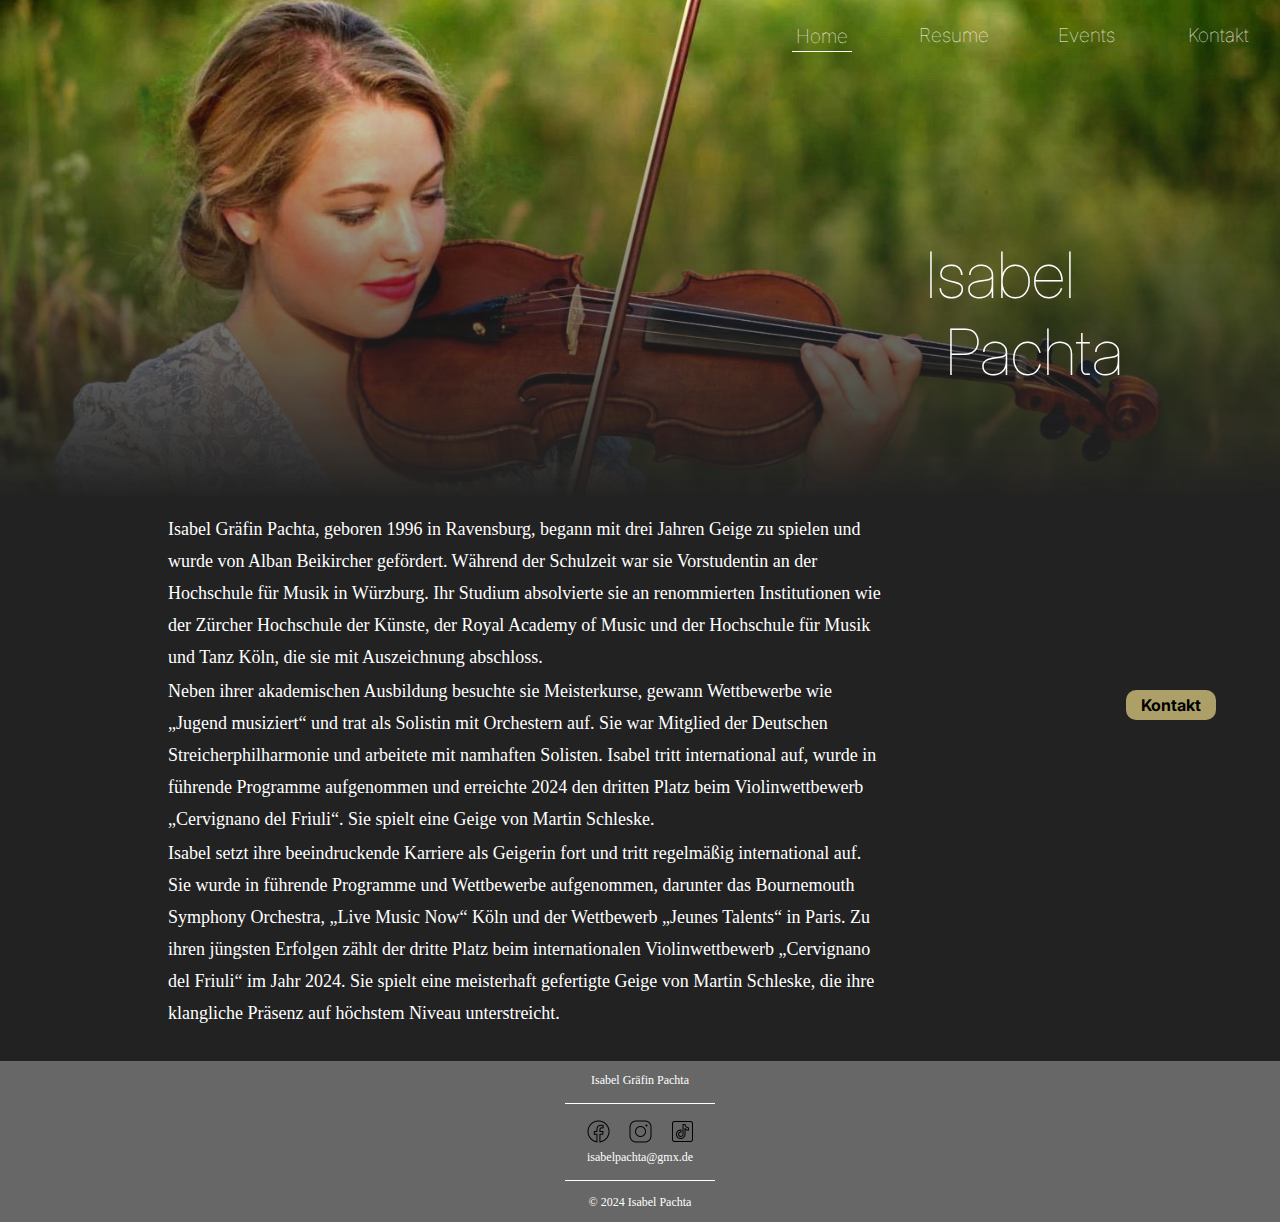
<file: index.html>
<!DOCTYPE html>
<html lang="en">
<head>
    <meta charset="UTF-8">
    <meta name="viewport" content="width=device-width, initial-scale=1.0">
    <title>Document</title>
    <link rel="stylesheet" href="styles.css">
    <link href="https://fonts.googleapis.com/css2?family=Inter:wght@100&display=swap" rel="stylesheet">
    <script src="javascript.js"></script>
</head>
<body>
    <nav class="top-menu">
        <div class="logo">Isabel Pachta</div>
        <a href="index.html">Home</a>
        <a href="resume.html">Resume</a>
        <a href="events.html">Events</a>
        <a href="contact.html">Kontakt</a>
    </nav>
    
    <h1 class="title-text">Isabel<br>
        <span class="indented">Pachta</span></h1>
    <a href="contact.html" class="Kontakt-Button">Kontakt</a>
    <div class="imagae-container">
        <img src="./Fotos/titelbild3.jpg" alt="Isabelle title" class="titelbild">
        <div class="image-overlay"></div>
    </div>
    <div class="text-area">
        <p>Isabel Gräfin Pachta, geboren 1996 in Ravensburg, begann mit drei Jahren Geige zu spielen und wurde von Alban Beikircher gefördert. Während der Schulzeit war sie Vorstudentin an der Hochschule für Musik in Würzburg. Ihr Studium absolvierte sie an renommierten Institutionen wie der Zürcher Hochschule der Künste, der Royal Academy of Music und der Hochschule für Musik und Tanz Köln, die sie mit Auszeichnung abschloss.</p>
        <p>Neben ihrer akademischen Ausbildung besuchte sie Meisterkurse, gewann Wettbewerbe wie „Jugend musiziert“ und trat als Solistin mit Orchestern auf. Sie war Mitglied der Deutschen Streicherphilharmonie und arbeitete mit namhaften Solisten. Isabel tritt international auf, wurde in führende Programme aufgenommen und erreichte 2024 den dritten Platz beim Violinwettbewerb „Cervignano del Friuli“. Sie spielt eine Geige von Martin Schleske.</p>
        <p>Isabel setzt ihre beeindruckende Karriere als Geigerin fort und tritt regelmäßig international auf. Sie wurde in führende Programme und Wettbewerbe aufgenommen, darunter das Bournemouth Symphony Orchestra, „Live Music Now“ Köln und der Wettbewerb „Jeunes Talents“ in Paris. Zu ihren jüngsten Erfolgen zählt der dritte Platz beim internationalen Violinwettbewerb „Cervignano del Friuli“ im Jahr 2024. Sie spielt eine meisterhaft gefertigte Geige von Martin Schleske, die ihre klangliche Präsenz auf höchstem Niveau unterstreicht.</p>      
    </div>
    <div class="footer">
        <p class="footerP">Isabel Gräfin Pachta</p>
        <hr class="kleine-trennlinie">
        <div class="social-icons">
            <button class="iconButton"><img src="./Fotos/Icons/icons8-facebook-neu-50.png" alt="insta" class="icon"></button>
            <button class="iconButton"><img src="./Fotos/Icons/icons8-instagram-50.png" alt="insta" class="icon"></button>
            <button class="iconButton"><img src="./Fotos/Icons/icons8-tick-tack-50.png" alt="insta" class="icon"></button>
        </div>
        <p class="footerP">isabelpachta@gmx.de</p>
        <hr class="kleine-trennlinie">
        <p class="footerP"> © 2024 Isabel Pachta</p>
    </div>

</body>
</html>
</file>
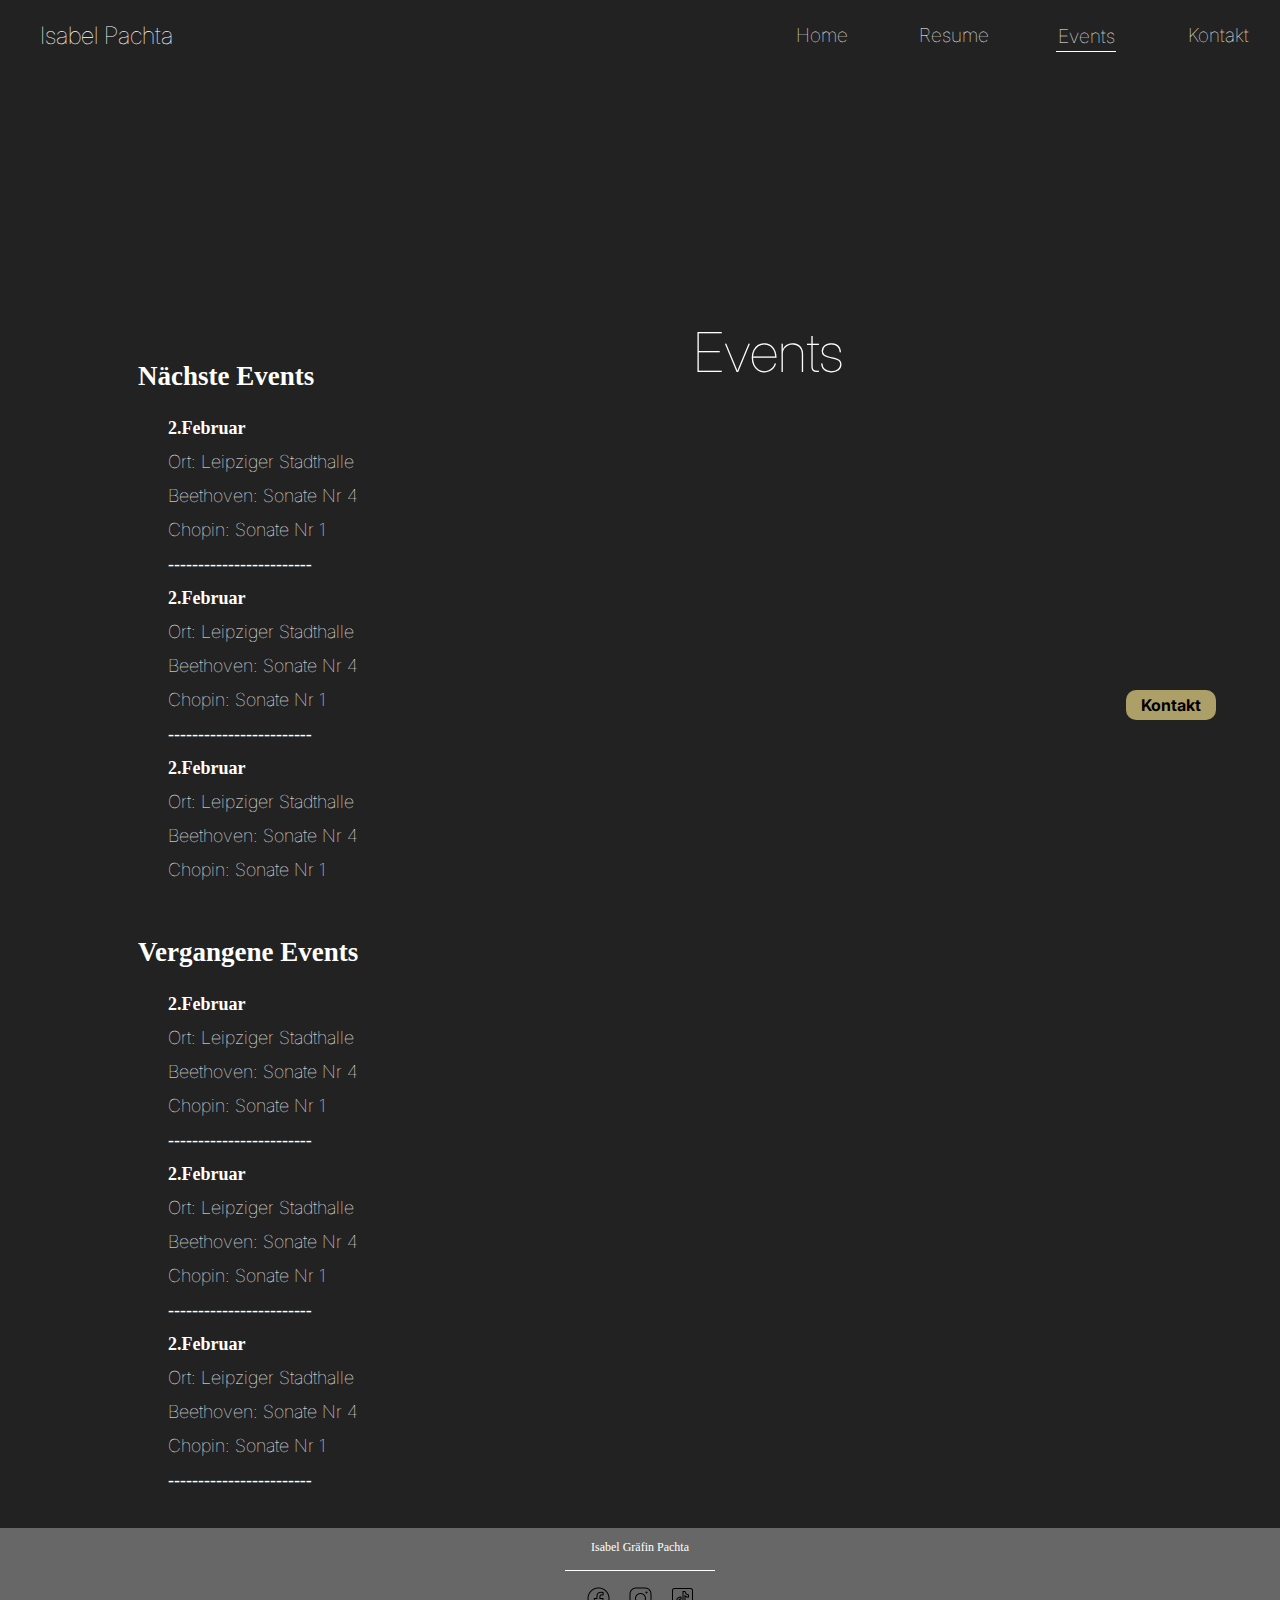
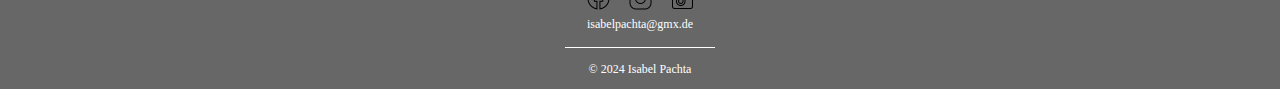
<file: events.html>
<!DOCTYPE html>
<html lang="en">
<head>
    <meta charset="UTF-8">
    <meta name="viewport" content="width=device-width, initial-scale=1.0">
    <title>Resume - Isabelle Pachta</title>
    <link rel="stylesheet" href="styles.css">
    <link href="https://fonts.googleapis.com/css2?family=Inter:wght@100&display=swap" rel="stylesheet">
    <script src="javascript.js"></script>
</head>
<body>
    <nav class="top-menu">
        <div class="logo2">Isabel Pachta</div>
        <a href="index.html">Home</a>
        <a href="resume.html">Resume</a>
        <a href="events.html">Events</a>
        <a href="contact.html">Kontakt</a>
    </nav>
    <h1 class="title-text-resume">Events</h1>
    <a href="contact.html" class="Kontakt-Button">Kontakt</a>
    <div class="text-area-events">
        <h2>Nächste Events</h2>
        <p class="Date">2.Februar</p>
        <p class="dünnerText">Ort: Leipziger Stadthalle</p>
        <p class="dünnerText">Beethoven: Sonate Nr 4</p>
        <p class="dünnerText">Chopin: Sonate Nr 1</p>
        <p>------------------------</p>
        <p class="Date">2.Februar</p>
        <p class="dünnerText">Ort: Leipziger Stadthalle</p>
        <p class="dünnerText">Beethoven: Sonate Nr 4</p>
        <p class="dünnerText">Chopin: Sonate Nr 1</p>
        <p>------------------------</p>
        <p class="Date">2.Februar</p>
        <p class="dünnerText">Ort: Leipziger Stadthalle</p>
        <p class="dünnerText">Beethoven: Sonate Nr 4</p>
        <p class="dünnerText">Chopin: Sonate Nr 1</p>
        <h2>Vergangene Events</h2>
        <p class="Date">2.Februar</p>
        <p class="dünnerText">Ort: Leipziger Stadthalle</p>
        <p class="dünnerText">Beethoven: Sonate Nr 4</p>
        <p class="dünnerText">Chopin: Sonate Nr 1</p>
        <p>------------------------</p>
        <p class="Date">2.Februar</p>
        <p class="dünnerText">Ort: Leipziger Stadthalle</p>
        <p class="dünnerText">Beethoven: Sonate Nr 4</p>
        <p class="dünnerText">Chopin: Sonate Nr 1</p>
        <p>------------------------</p>
        <p class="Date">2.Februar</p>
        <p class="dünnerText">Ort: Leipziger Stadthalle</p>
        <p class="dünnerText">Beethoven: Sonate Nr 4</p>
        <p class="dünnerText">Chopin: Sonate Nr 1</p>
        <p>------------------------</p>
    </div>
    <div class="footer">
        <p class="footerP">Isabel Gräfin Pachta</p>
        <hr class="kleine-trennlinie">
        <div class="social-icons">
            <button class="iconButton"><img src="./Fotos/Icons/icons8-facebook-neu-50.png" alt="insta" class="icon"></button>
            <button class="iconButton"><img src="./Fotos/Icons/icons8-instagram-50.png" alt="insta" class="icon"></button>
            <button class="iconButton"><img src="./Fotos/Icons/icons8-tick-tack-50.png" alt="insta" class="icon"></button>
        </div>
        <p class="footerP">isabelpachta@gmx.de</p>
        <hr class="kleine-trennlinie">
        <p class="footerP"> © 2024 Isabel Pachta</p>
    </div>

</body>
</html>
</file>
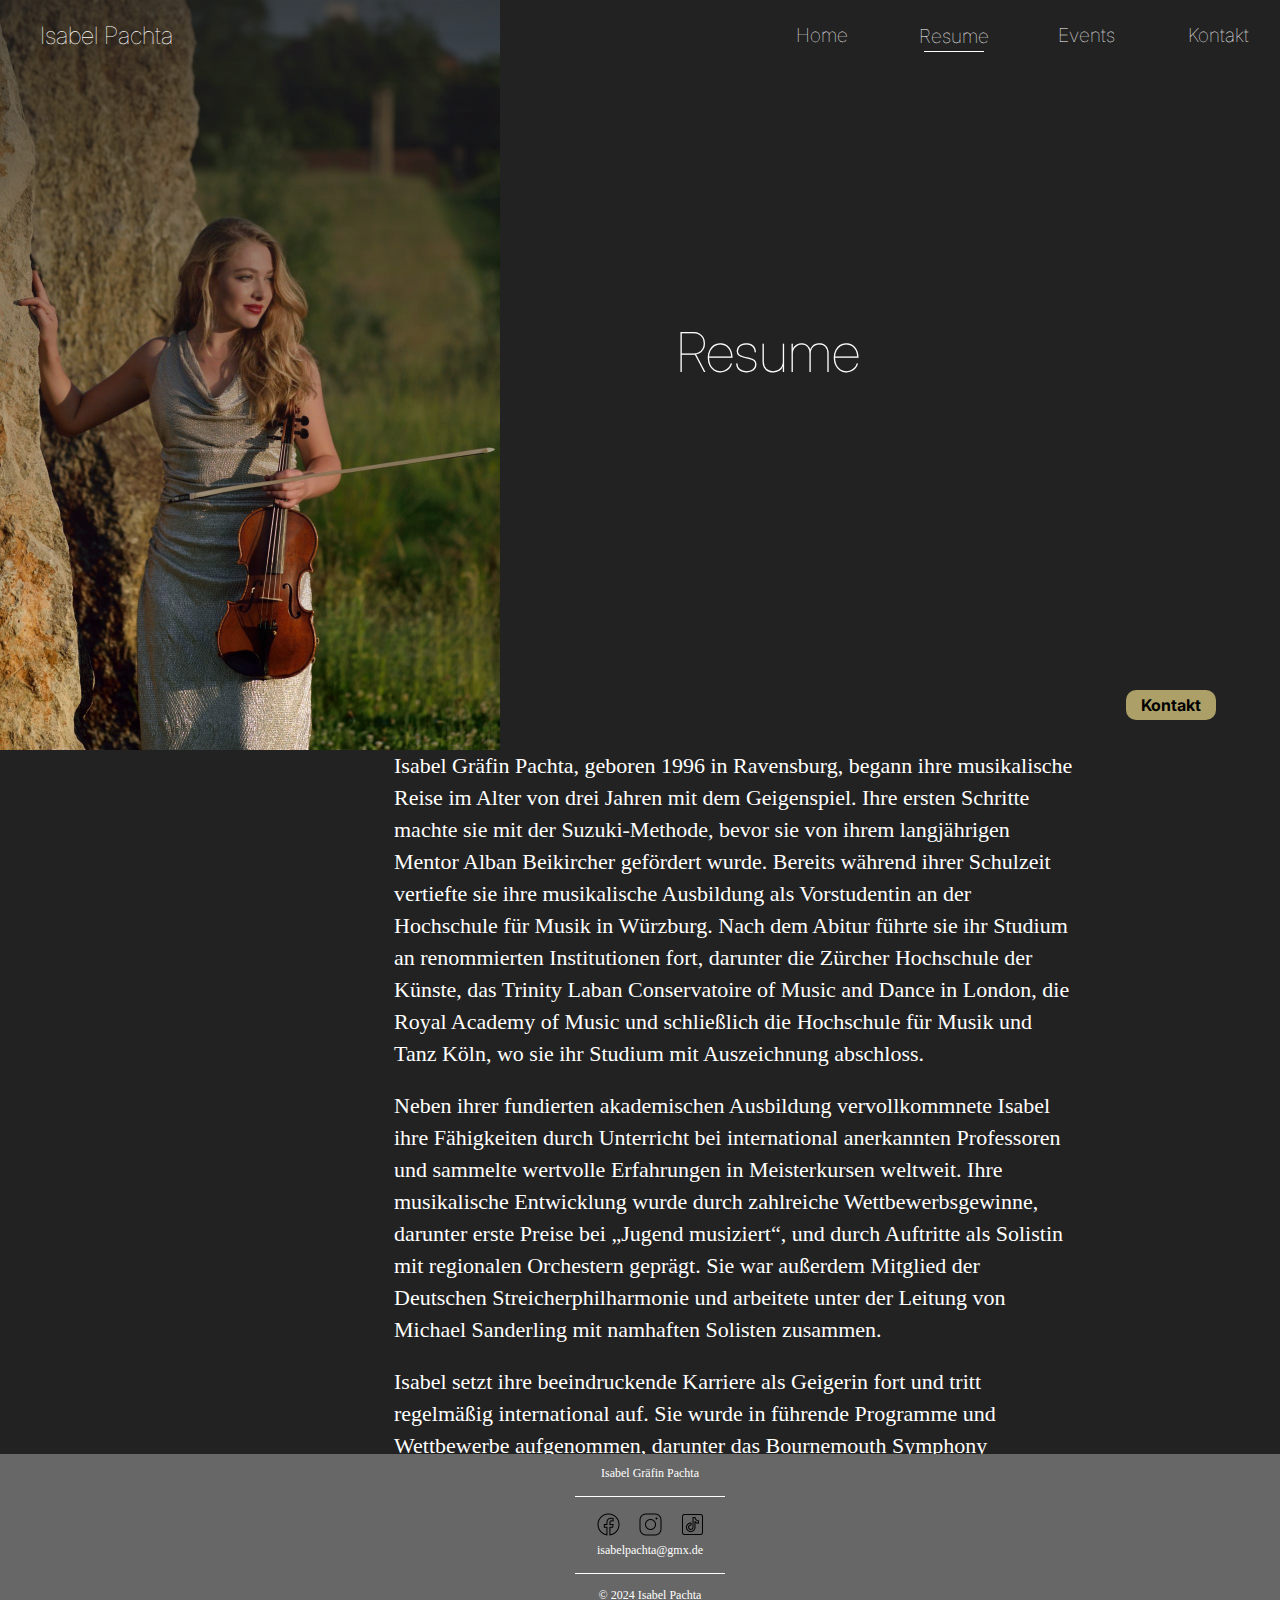
<file: resume.html>
<!DOCTYPE html>
<html lang="en">
<head>
    <meta charset="UTF-8">
    <meta name="viewport" content="width=device-width, initial-scale=1.0">
    <title>Resume - Isabelle Pachta</title>
    <link rel="stylesheet" href="styles.css">
    <link href="https://fonts.googleapis.com/css2?family=Inter:wght@100&display=swap" rel="stylesheet">
    <script src="javascript.js"></script>
</head>
<body>
    <nav class="top-menu">
        <div class="logo2">Isabel Pachta</div>
        <a href="index.html">Home</a>
        <a href="resume.html">Resume</a>
        <a href="events.html">Events</a>
        <a href="contact.html">Kontakt</a>
    </nav>
    <h1 class="title-text-resume">Resume</h1>
    <a href="contact.html" class="Kontakt-Button">Kontakt</a>
    <div class="imagae-container">  
        <img src="./Fotos/hochformat.jpg" alt="Isabelle title" class="hochformatBild">
        <div class="image-overlay"></div>
    </div>
    <div class="resume">
        <p class="resumeText">Isabel Gräfin Pachta, geboren 1996 in Ravensburg, begann ihre musikalische Reise im Alter von drei Jahren mit dem Geigenspiel. Ihre ersten Schritte machte sie mit der Suzuki-Methode, bevor sie von ihrem langjährigen Mentor Alban Beikircher gefördert wurde. Bereits während ihrer Schulzeit vertiefte sie ihre musikalische Ausbildung als Vorstudentin an der Hochschule für Musik in Würzburg. Nach dem Abitur führte sie ihr Studium an renommierten Institutionen fort, darunter die Zürcher Hochschule der Künste, das Trinity Laban Conservatoire of Music and Dance in London, die Royal Academy of Music und schließlich die Hochschule für Musik und Tanz Köln, wo sie ihr Studium mit Auszeichnung abschloss.</p>
        <p class="resumeText">Neben ihrer fundierten akademischen Ausbildung vervollkommnete Isabel ihre Fähigkeiten durch Unterricht bei international anerkannten Professoren und sammelte wertvolle Erfahrungen in Meisterkursen weltweit. Ihre musikalische Entwicklung wurde durch zahlreiche Wettbewerbsgewinne, darunter erste Preise bei „Jugend musiziert“, und durch Auftritte als Solistin mit regionalen Orchestern geprägt. Sie war außerdem Mitglied der Deutschen Streicherphilharmonie und arbeitete unter der Leitung von Michael Sanderling mit namhaften Solisten zusammen.</p>
        <p class="resumeText">Isabel setzt ihre beeindruckende Karriere als Geigerin fort und tritt regelmäßig international auf. Sie wurde in führende Programme und Wettbewerbe aufgenommen, darunter das Bournemouth Symphony Orchestra, „Live Music Now“ Köln und der Wettbewerb „Jeunes Talents“ in Paris. Zu ihren jüngsten Erfolgen zählt der dritte Platz beim internationalen Violinwettbewerb „Cervignano del Friuli“ im Jahr 2024. Sie spielt eine meisterhaft gefertigte Geige von Martin Schleske, die ihre klangliche Präsenz auf höchstem Niveau unterstreicht.</p>      
    </div>
    <div class="footer-resume">
        <p class="footerP">Isabel Gräfin Pachta</p>
        <hr class="kleine-trennlinie">
        <div class="social-icons">
            <button class="iconButton"><img src="./Fotos/Icons/icons8-facebook-neu-50.png" alt="insta" class="icon"></button>
            <button class="iconButton"><img src="./Fotos/Icons/icons8-instagram-50.png" alt="insta" class="icon"></button>
            <button class="iconButton"><img src="./Fotos/Icons/icons8-tick-tack-50.png" alt="insta" class="icon"></button>
        </div>
        <p class="footerP">isabelpachta@gmx.de</p>
        <hr class="kleine-trennlinie">
        <p class="footerP"> © 2024 Isabel Pachta</p>
    </div>

</body>
</html>
</file>
<file: styles.css>
body {
    margin: 0; /* Removes default margin */
    background-color: #222222
}

html, body {
    overflow-x: hidden; /* Verhindert horizontales Scrollen */
    width: 100vw; /* Stellt sicher, dass die Seite nicht breiter als der Viewport ist */
}

.top-menu a.active {
    position: relative;
    padding-bottom: 4px; /* Space between the text and the line */
}

.top-menu a.active::after {
    content: '';
    position: absolute;
    bottom: 0;
    left: 50%;
    transform: translateX(-50%); /* Centers the line */
    width: 60px; /* Set the width of the line */
    height: 1px; /* Set the thickness of the line */
    background-color: white; /* Line color */
}

.Kontakt-Button {
    position: fixed; /* Standardmäßig fixiert */
    bottom: 20%;
    right: 5%;
    background-color: #aca068;
    color: rgb(0, 0, 0);
    border: none;
    border-radius: 10px;
    padding: 5px 15px;
    font-family: 'Inter';
    font-weight: bolder;
    font-size: 16px;
    cursor: pointer;
    transition: background-color 0.3s ease;
    text-decoration: none;
    z-index: 1000;
}

.Kontakt-Button:hover {
    position: fixed; /* Standardmäßig fixiert */
    bottom: 20%;
    right: 5%;
    background-color: #8d7f39;
    color: rgb(0, 0, 0);
    border: none;
    border-radius: 10px;
    padding: 5px 15px;
    font-family: 'Inter';
    font-weight: bolder;
    font-size: 16px;
    cursor: pointer;
    transition: background-color 0.3s ease;
    text-decoration: none;
    z-index: 1000;
}

.image-container {
    position: relative;
    width: 100%;
    overflow: hidden;
}

.titelbild {
    -webkit-mask-image: linear-gradient(to bottom, black, transparent);
    mask-image: linear-gradient(to bottom, black, transparent);
    width: 100%;
    height: 1000;
}

.hochformatBild {
    -webkit-mask-image: linear-gradient(to top, black 50px, transparent 100px);
    mask-image: linear-gradient(to top, black 50px, transparent 1000px);
    width: 500px;
    height: 1000;
}

.hochformatBildContact {
    -webkit-mask-image: linear-gradient(to top, black 50px, transparent 100px);
    mask-image: linear-gradient(to top, black 50px, transparent 1000px);
    width: 500px;
    height: 1000;
}

.title-text {
    font-family: 'Inter', sans-serif;
    font-weight: 100; /* Extra Light */
    position: absolute;
    top: 30%;
    left: 80%;
    transform: translate(-50%, -50%);
    z-index: 2; /* In front of the image */
    color: white;
    font-size: 4rem;
    text-align: left;
    transition: opacity 0.5s ease-out;
}

.title-text-resume {
    font-family: 'Inter', sans-serif;
    font-weight: 100; /* Extra Light */
    position: absolute;
    top: 35%;
    left: 60%;
    transform: translate(-50%, -50%);
    z-index: 2; /* In front of the image */
    color: white;
    font-size: 55px;
    text-align: left;
    transition: opacity 0.5s ease-out;
}

.menu {
    position: absolute;
    top: 30%;
    left: 80%;
    transform: translate(-50%, -50%);
    z-index: 2; /* In front of the image */
    color: white;
    font-size: 4rem;
    text-align: left;
}

.titelbild {
        width: 100%; /* Full width */
        height: auto; /* Maintain aspect ratio */
        display: block; /* Removes small gap under the image */    
}

.resume {
    position: absolute;
    top: 80%;
    background-color: transparent;
    text-align: left; /* Center-align the text */
    font-size: 22px; /* Adjust font size as needed */  
    line-height: 32px;
    color: #ffffff; /* Set text color */
    padding: 10px;
    margin-left: 30%;
    margin-right: 15%;
}

.indented {
    display: inline-block;
    text-indent: 20px; /* Einzug */
    font-size: 4rem; /* Optional: etwas kleinere Schrift */
}

.top-menu {
    position: absolute;
    z-index: 2;
    width: 100%;
    height: 50px;
    text-align: right;
    background-color: none;
    transition: all 0.3s ease;
    display: flex;
    align-items: center;
    justify-content: flex-end; /* Align buttons to the right */
    padding: 0 20px;
    padding-top: 10px;
}

.top-menu.scrolled {
    position: fixed;
    z-index: 3;
    background-color: rgba(113, 113, 113, 0.8);
    height: 70px;
    transition: all 0.3s ease;
}

.logo {
    font-family: 'Inter', sans-serif;
    font-weight: 100;
    font-size: 1.5rem;
    color: white;
    opacity: 0; /* Initially hidden */
    transition: opacity 0.3s ease-in-out, transform 0.3s ease-in-out;
    transform: translateY(-20px); /* Move slightly up */
    margin-right: auto; /* Pushes the menu items to the right */
    margin-left: 20px;
}

.logo2 {
    font-family: 'Inter', sans-serif;
    font-weight: 100;
    font-size: 1.5rem;
    color: white;
    transition: opacity 0.3s ease-in-out, transform 0.3s ease-in-out;
    margin-right: auto; /* Pushes the menu items to the right */
    margin-left: 20px;
}

.top-menu.scrolled .logo {
    opacity: 1; /* Make it visible */
    transform: translateY(0);
}

.top-menu a {
    text-decoration: none;
    color: rgb(255, 255, 255);
    font-family: 'Inter', sans-serif;
    font-weight: 100;
    font-size: 1.2rem; 
    margin-right: 32px;
    padding: 5px 10px;
    display: inline-block;
    width: 80px;
    text-align: center;
    transition: font-weight 0.2s ease-in-out, color 0.2s ease-in-out;
}

.top-menu a:hover {
    font-weight: 700;
    color: #ffffff;
}

.text-containter {
    color: red;
}

.text-area {
    background-color: transparent;
    text-align: left; /* Center-align the text */
    font-size: 18px; /* Adjust font size as needed */
    line-height: 32px; 
    color: #ffffff; /* Set text color */
    padding: 10px;
    margin-left: 10%;
    margin-right: 30%;
}

.text-area-events {
    background-color: transparent;
    text-align: left; /* Center-align the text */
    font-size: 18px; /* Adjust font size as needed */
    line-height: 32px; 
    color: #ffffff; /* Set text color */
    padding: 10px;
    margin-top: 300px;
    margin-left: 10%;
    margin-right: 30%;
}
    
.footer {
    position: relative;
    background-color: rgb(103, 103, 103);
    margin-top: 20px; /* Adjust spacing from the image */
    text-align: center; /* Center-align the text */
    font-size: 12px; /* Adjust font size as needed */
    color: #ffffff; /* Set text color */
    padding: 10px;
}

.footer-resume {
    position: relative;
    width: 100%;
    background-color: rgb(103, 103, 103);
    margin-top: 700px; /* Adjust spacing from the image */
    text-align: center; /* Center-align the text */
    font-size: 12px; /* Adjust font size as needed */
    color: #ffffff; /* Set text color */
    padding: 10px;
}

.kleine-trennlinie {
    width: 150px;  /* Länge der Trennlinie */
    margin: 5px auto; /* Zentriert zwischen den Absätzen */
    border: none; /* Entfernt die Standardlinie */
    height: 0.2px; /* Höhe der Linie */
    background-color: rgb(255, 255, 255); /* Farbe der Linie */
}

.social-icons {
    display: flex;
    justify-content: center;
    gap: 15px; /* Abstand zwischen den Symbolen */

}

.icon {
    width: 25px;
    height:25px;
}

.iconButton {
    background: none;
    border: none;
    cursor: pointer;
    padding: 1px
}

h1 {
    margin-bottom: 50px; /* Adds space below the h1 */
}

h2 {
    margin-top: 50px; /* Adds space above the h2 */
    margin-bottom: 20px; /* Optional: Adjust space below the h2 */
}

p {
    margin: 2px 0; /* Reduces spacing between paragraphs */
    margin-left: 30px;
}

.Date {
    font-weight:bolder;
}

.resumeText {
    margin: 20px 0
}


.footerP {
    margin-left: 0px;
}

.kleine-trennlinie {
    margin-top: 15px;
    margin-bottom: 15px;
}

.dünnerText {
    font-family: 'Inter', sans-serif;
    font-weight: 100; /* Extra Light */
}

.container {
    position: relative;
    margin-top: 80px;
    display: flex;
    gap: 20px;
    padding: 20px;
}
.containerPart1 {
    width: 40%;
}

.containerPart2 {
    padding: 20px;
    width: 60%;
}

.containerPart2 form {
    display: flex;
    flex-direction: column;
    gap: 15px;
    max-width: 500px;
}
label {
    color: white;
    font-size: 18px;
    margin-bottom: 5px;
}
input, textarea, select {
    background-color: #555;
    border: 1px solid #777;
    color: white;
    padding: 8px;
    border-radius: 3px;
}
button {
    background-color: #aca068;
    color: white;
    border: none;
    padding: 10px;
    cursor: pointer;
    border-radius: 3px;
}
button:hover {
    background-color: #8d7f39;
}

.hochformatBildContact {
    position: relative;
    top: 0;
    left: 0;
    transform: scale(0.9);
}

.contact-info {
    margin-top: 20px;
    text-align: center;
    color: white;
    font-size: 18px;
    margin-bottom: 64px;
}

.contact-info p {
    display: flex;
    align-items: left;
    justify-content: left;
    gap: 10px; /* Space between icon and text */
    margin: 15px 0;
}

.contact-info i {
    font-size: 22px;
}

.formularHeader {
    display: block; /* Ensures it takes the full width */
    font-size: 20px; /* Adjust size if needed */
    font-weight: bold;
    margin-bottom: 15px; /* Adds space below the label */
    padding-bottom: 10px; /* Adds extra padding at the bottom */
}
</file>
